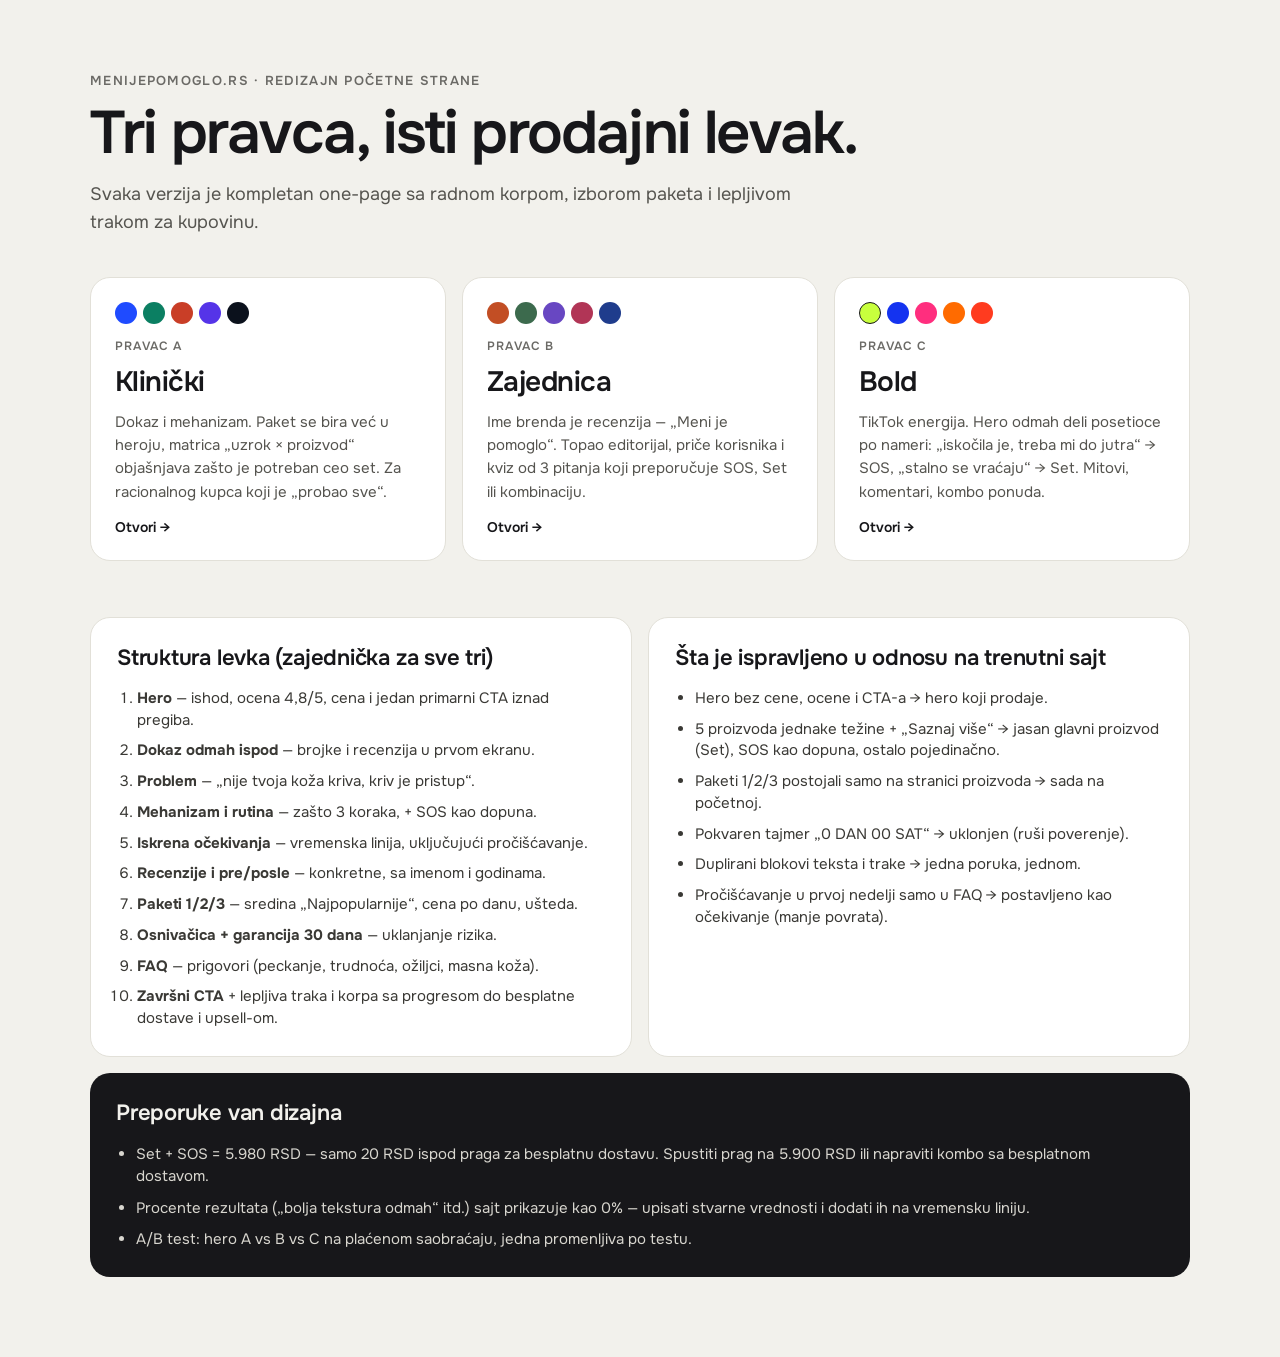
<file: index.html>
<!DOCTYPE html>
<html lang="sr-Latn">
<head>
<meta charset="utf-8">
<meta name="viewport" content="width=device-width, initial-scale=1">
<title>Meni je pomoglo — redizajn početne strane</title>
<meta name="description" content="Tri pravca redizajna početne strane menijepomoglo.rs — Klinički, Zajednica i Bold. Isti prodajni levak, različit ton.">
<meta name="robots" content="noindex, nofollow">
<meta name="theme-color" content="#F2F1EC">
<meta name="format-detection" content="telephone=no">
<meta property="og:type" content="website">
<meta property="og:locale" content="sr_RS">
<meta property="og:site_name" content="Meni je pomoglo — redizajn">
<meta property="og:title" content="Meni je pomoglo — redizajn početne strane">
<meta property="og:description" content="Tri pravca redizajna početne strane menijepomoglo.rs — Klinički, Zajednica i Bold. Isti prodajni levak, različit ton.">
<meta property="og:image" content="https://www.menijepomoglo.rs/wp-content/uploads/2026/03/Set-1-2-1200x1200.webp">
<link rel="icon" type="image/png" sizes="32x32" href="assets/favicon/icon-32.png">
<link rel="icon" type="image/png" sizes="192x192" href="assets/favicon/icon-192.png">
<link rel="apple-touch-icon" sizes="180x180" href="assets/favicon/icon-180.png">
<link rel="stylesheet" href="assets/fonts/fonts.css">
<script src="assets/vendor/react.production.min.js"></script>
<script src="assets/vendor/react-dom.production.min.js"></script>
<script src="assets/js/support.js"></script>
</head>
<body>
<x-dc>
<helmet>
<style>*{box-sizing:border-box}body{margin:0;background:#F2F1EC;color:#17171A;font-family:'Onest',system-ui,sans-serif;-webkit-font-smoothing:antialiased}a{color:inherit;text-decoration:none}a:hover{color:#1F4BFF}</style>
</helmet>
<div style="max-width:1180px;margin:0 auto;padding:clamp(32px,6vw,72px) clamp(18px,4vw,40px) 80px">
<div style="font-size:13px;font-weight:600;letter-spacing:.1em;text-transform:uppercase;color:#6B6A66">menijepomoglo.rs · redizajn početne strane</div>
<h1 style="margin:14px 0 0;font-size:clamp(34px,5vw,60px);line-height:1.03;letter-spacing:-.03em;font-weight:600;max-width:20ch;text-wrap:balance">Tri pravca, isti prodajni levak.</h1>
<p style="margin:16px 0 0;font-size:18px;line-height:1.55;color:#55544F;max-width:62ch">Svaka verzija je kompletan one-page sa radnom korpom, izborom paketa i lepljivom trakom za kupovinu.</p>

<div style="margin-top:40px;display:grid;grid-template-columns:repeat(auto-fit,minmax(min(100%,320px),1fr));gap:16px">
<a href="klinicki.html" style="display:flex;flex-direction:column;gap:14px;background:#FFFFFF;border:1px solid #E2E0D8;border-radius:20px;padding:24px" style-hover="border-color:#1F4BFF">
<div style="display:flex;gap:6px"><span style="width:22px;height:22px;border-radius:50%;background:#1F4BFF"></span><span style="width:22px;height:22px;border-radius:50%;background:#0B7F62"></span><span style="width:22px;height:22px;border-radius:50%;background:#C93E27"></span><span style="width:22px;height:22px;border-radius:50%;background:#5534E8"></span><span style="width:22px;height:22px;border-radius:50%;background:#0B111C"></span></div>
<div style="font-size:12px;font-weight:600;letter-spacing:.1em;text-transform:uppercase;color:#6B6A66">Pravac A</div>
<div style="font-size:28px;font-weight:600;letter-spacing:-.02em;line-height:1.05">Klinički</div>
<p style="margin:0;font-size:15px;line-height:1.55;color:#55544F">Dokaz i mehanizam. Paket se bira već u heroju, matrica „uzrok × proizvod“ objašnjava zašto je potreban ceo set. Za racionalnog kupca koji je „probao sve“.</p>
<div style="margin-top:auto;font-size:14px;font-weight:600">Otvori →</div>
</a>
<a href="zajednica.html" style="display:flex;flex-direction:column;gap:14px;background:#FFFFFF;border:1px solid #E2E0D8;border-radius:20px;padding:24px" style-hover="border-color:#C24E24">
<div style="display:flex;gap:6px"><span style="width:22px;height:22px;border-radius:50%;background:#C24E24"></span><span style="width:22px;height:22px;border-radius:50%;background:#3C6A4D"></span><span style="width:22px;height:22px;border-radius:50%;background:#6847C2"></span><span style="width:22px;height:22px;border-radius:50%;background:#B13556"></span><span style="width:22px;height:22px;border-radius:50%;background:#1F3C8C"></span></div>
<div style="font-size:12px;font-weight:600;letter-spacing:.1em;text-transform:uppercase;color:#6B6A66">Pravac B</div>
<div style="font-size:28px;font-weight:600;letter-spacing:-.02em;line-height:1.05">Zajednica</div>
<p style="margin:0;font-size:15px;line-height:1.55;color:#55544F">Ime brenda je recenzija — „Meni je pomoglo“. Topao editorijal, priče korisnika i kviz od 3 pitanja koji preporučuje SOS, Set ili kombinaciju.</p>
<div style="margin-top:auto;font-size:14px;font-weight:600">Otvori →</div>
</a>
<a href="bold.html" style="display:flex;flex-direction:column;gap:14px;background:#FFFFFF;border:1px solid #E2E0D8;border-radius:20px;padding:24px" style-hover="border-color:#17171A">
<div style="display:flex;gap:6px"><span style="width:22px;height:22px;border-radius:50%;background:#C8FF3D;border:1px solid #17171A"></span><span style="width:22px;height:22px;border-radius:50%;background:#1433F0"></span><span style="width:22px;height:22px;border-radius:50%;background:#FF2E7E"></span><span style="width:22px;height:22px;border-radius:50%;background:#FF6B00"></span><span style="width:22px;height:22px;border-radius:50%;background:#FF3B1F"></span></div>
<div style="font-size:12px;font-weight:600;letter-spacing:.1em;text-transform:uppercase;color:#6B6A66">Pravac C</div>
<div style="font-size:28px;font-weight:600;letter-spacing:-.02em;line-height:1.05">Bold</div>
<p style="margin:0;font-size:15px;line-height:1.55;color:#55544F">TikTok energija. Hero odmah deli posetioce po nameri: „iskočila je, treba mi do jutra“ → SOS, „stalno se vraćaju“ → Set. Mitovi, komentari, kombo ponuda.</p>
<div style="margin-top:auto;font-size:14px;font-weight:600">Otvori →</div>
</a>
</div>

<div style="margin-top:56px;display:grid;grid-template-columns:repeat(auto-fit,minmax(min(100%,420px),1fr));gap:16px">
<div style="background:#FFFFFF;border:1px solid #E2E0D8;border-radius:20px;padding:26px">
<h2 style="margin:0;font-size:22px;font-weight:600;letter-spacing:-.01em">Struktura levka (zajednička za sve tri)</h2>
<ol style="margin:16px 0 0;padding-left:20px;display:grid;gap:9px;font-size:15px;line-height:1.45;color:#3A3935">
<li><b>Hero</b> — ishod, ocena 4,8/5, cena i jedan primarni CTA iznad pregiba.</li>
<li><b>Dokaz odmah ispod</b> — brojke i recenzija u prvom ekranu.</li>
<li><b>Problem</b> — „nije tvoja koža kriva, kriv je pristup“.</li>
<li><b>Mehanizam i rutina</b> — zašto 3 koraka, + SOS kao dopuna.</li>
<li><b>Iskrena očekivanja</b> — vremenska linija, uključujući pročišćavanje.</li>
<li><b>Recenzije i pre/posle</b> — konkretne, sa imenom i godinama.</li>
<li><b>Paketi 1/2/3</b> — sredina „Najpopularnije“, cena po danu, ušteda.</li>
<li><b>Osnivačica + garancija 30 dana</b> — uklanjanje rizika.</li>
<li><b>FAQ</b> — prigovori (peckanje, trudnoća, ožiljci, masna koža).</li>
<li><b>Završni CTA</b> + lepljiva traka i korpa sa progresom do besplatne dostave i upsell-om.</li>
</ol>
</div>
<div style="background:#FFFFFF;border:1px solid #E2E0D8;border-radius:20px;padding:26px">
<h2 style="margin:0;font-size:22px;font-weight:600;letter-spacing:-.01em">Šta je ispravljeno u odnosu na trenutni sajt</h2>
<ul style="margin:16px 0 0;padding-left:20px;display:grid;gap:9px;font-size:15px;line-height:1.45;color:#3A3935">
<li>Hero bez cene, ocene i CTA-a → hero koji prodaje.</li>
<li>5 proizvoda jednake težine + „Saznaj više“ → jasan glavni proizvod (Set), SOS kao dopuna, ostalo pojedinačno.</li>
<li>Paketi 1/2/3 postojali samo na stranici proizvoda → sada na početnoj.</li>
<li>Pokvaren tajmer „0 DAN 00 SAT“ → uklonjen (ruši poverenje).</li>
<li>Duplirani blokovi teksta i trake → jedna poruka, jednom.</li>
<li>Pročišćavanje u prvoj nedelji samo u FAQ → postavljeno kao očekivanje (manje povrata).</li>
</ul>
</div>
</div>

<div style="margin-top:16px;background:#17171A;color:#F2F1EC;border-radius:20px;padding:26px">
<h2 style="margin:0;font-size:22px;font-weight:600;letter-spacing:-.01em">Preporuke van dizajna</h2>
<ul style="margin:16px 0 0;padding-left:20px;display:grid;gap:9px;font-size:15px;line-height:1.5;color:#D8D6CF">
<li>Set + SOS = 5.980 RSD — samo 20 RSD ispod praga za besplatnu dostavu. Spustiti prag na 5.900 RSD ili napraviti kombo sa besplatnom dostavom.</li>
<li>Procente rezultata („bolja tekstura odmah“ itd.) sajt prikazuje kao 0% — upisati stvarne vrednosti i dodati ih na vremensku liniju.</li>
<li>A/B test: hero A vs B vs C na plaćenom saobraćaju, jedna promenljiva po testu.</li>
</ul>
</div>
</div>
</x-dc>
</body>
</html>
</file>
<file: assets/fonts/fonts.css>
/* Lokalno hostovani fontovi (Google Fonts, SIL Open Font License 1.1).
   Onest, Geist, Geist Mono, Instrument Serif, Archivo. */
/* Onest · normal · cyrillic-ext */
@font-face {
  font-family: 'Onest';
  font-style: normal;
  font-weight: 400 700;
  font-display: swap;
  src: url(onest-normal-cyrillic-ext.woff2) format('woff2');
  unicode-range: U+0460-052F, U+1C80-1C8A, U+20B4, U+2DE0-2DFF, U+A640-A69F, U+FE2E-FE2F;
}
/* Onest · normal · cyrillic */
@font-face {
  font-family: 'Onest';
  font-style: normal;
  font-weight: 400 700;
  font-display: swap;
  src: url(onest-normal-cyrillic.woff2) format('woff2');
  unicode-range: U+0301, U+0400-045F, U+0490-0491, U+04B0-04B1, U+2116;
}
/* Onest · normal · math */
@font-face {
  font-family: 'Onest';
  font-style: normal;
  font-weight: 400 700;
  font-display: swap;
  src: url(onest-normal-math.woff2) format('woff2');
  unicode-range: U+0302-0303, U+0305, U+0307-0308, U+0310, U+0312, U+0315, U+031A, U+0326-0327, U+032C, U+032F-0330, U+0332-0333, U+0338, U+033A, U+0346, U+034D, U+0391-03A1, U+03A3-03A9, U+03B1-03C9, U+03D1, U+03D5-03D6, U+03F0-03F1, U+03F4-03F5, U+2016-2017, U+2034-2038, U+203C, U+2040, U+2043, U+2047, U+2050, U+2057, U+205F, U+2070-2071, U+2074-209F, U+20D0-20DC, U+20E1, U+20E5-20EF, U+2100-2112, U+2114-2115, U+2117-2121, U+2123-214F, U+2190, U+2192, U+2194-21AE, U+21B0-21E5, U+21F1-21F2, U+21F4-2211, U+2213-2214, U+2216-22FF, U+2308-230B, U+2310, U+2319, U+231C-2321, U+2336-237A, U+237C, U+2395, U+239B-23B7, U+23D0, U+23DC-23E1, U+2474-2475, U+25AF, U+25B3, U+25B7, U+25BD, U+25C1, U+25CA, U+25CC, U+25FB, U+266D-266F, U+27C0-27FF, U+2900-2AFF, U+2B0E-2B11, U+2B30-2B4C, U+2BFE, U+3030, U+FF5B, U+FF5D, U+1D400-1D7FF, U+1EE00-1EEFF;
}
/* Onest · normal · symbols */
@font-face {
  font-family: 'Onest';
  font-style: normal;
  font-weight: 400 700;
  font-display: swap;
  src: url(onest-normal-symbols.woff2) format('woff2');
  unicode-range: U+0001-000C, U+000E-001F, U+007F-009F, U+20DD-20E0, U+20E2-20E4, U+2150-218F, U+2190, U+2192, U+2194-2199, U+21AF, U+21E6-21F0, U+21F3, U+2218-2219, U+2299, U+22C4-22C6, U+2300-243F, U+2440-244A, U+2460-24FF, U+25A0-27BF, U+2800-28FF, U+2921-2922, U+2981, U+29BF, U+29EB, U+2B00-2BFF, U+4DC0-4DFF, U+FFF9-FFFB, U+10140-1018E, U+10190-1019C, U+101A0, U+101D0-101FD, U+102E0-102FB, U+10E60-10E7E, U+1D2C0-1D2D3, U+1D2E0-1D37F, U+1F000-1F0FF, U+1F100-1F1AE, U+1F1E6-1F1FF, U+1F30D-1F30F, U+1F315, U+1F31C, U+1F31E, U+1F320-1F32C, U+1F336, U+1F378, U+1F37D, U+1F382, U+1F393-1F39F, U+1F3A7-1F3A8, U+1F3AC-1F3AF, U+1F3C2, U+1F3C4-1F3C6, U+1F3CA-1F3CE, U+1F3D4-1F3E0, U+1F3ED, U+1F3F1-1F3F3, U+1F3F5-1F3F7, U+1F408, U+1F415, U+1F41F, U+1F426, U+1F43F, U+1F441-1F442, U+1F444, U+1F446-1F449, U+1F44C-1F44E, U+1F453, U+1F46A, U+1F47D, U+1F4A3, U+1F4B0, U+1F4B3, U+1F4B9, U+1F4BB, U+1F4BF, U+1F4C8-1F4CB, U+1F4D6, U+1F4DA, U+1F4DF, U+1F4E3-1F4E6, U+1F4EA-1F4ED, U+1F4F7, U+1F4F9-1F4FB, U+1F4FD-1F4FE, U+1F503, U+1F507-1F50B, U+1F50D, U+1F512-1F513, U+1F53E-1F54A, U+1F54F-1F5FA, U+1F610, U+1F650-1F67F, U+1F687, U+1F68D, U+1F691, U+1F694, U+1F698, U+1F6AD, U+1F6B2, U+1F6B9-1F6BA, U+1F6BC, U+1F6C6-1F6CF, U+1F6D3-1F6D7, U+1F6E0-1F6EA, U+1F6F0-1F6F3, U+1F6F7-1F6FC, U+1F700-1F80B, U+1F810-1F847, U+1F850-1F859, U+1F860-1F887, U+1F890-1F8AD, U+1F8B0-1F8BB, U+1F8C0-1F8C1, U+1F8D0-1F8D8, U+1F900-1F90B, U+1F93B, U+1F946, U+1F984, U+1F996, U+1F9E9, U+1FA00-1FA6F, U+1FA70-1FA7C, U+1FA80-1FAC6, U+1FAC8, U+1FACC-1FADD, U+1FADF-1FAEB, U+1FAEF-1FAFA, U+1FB00-1FBFF;
}
/* Onest · normal · vietnamese */
@font-face {
  font-family: 'Onest';
  font-style: normal;
  font-weight: 400 700;
  font-display: swap;
  src: url(onest-normal-vietnamese.woff2) format('woff2');
  unicode-range: U+0102-0103, U+0110-0111, U+0128-0129, U+0168-0169, U+01A0-01A1, U+01AF-01B0, U+0300-0301, U+0303-0304, U+0308-0309, U+0323, U+0329, U+1EA0-1EF9, U+20AB;
}
/* Onest · normal · latin-ext */
@font-face {
  font-family: 'Onest';
  font-style: normal;
  font-weight: 400 700;
  font-display: swap;
  src: url(onest-normal-latin-ext.woff2) format('woff2');
  unicode-range: U+0100-02BA, U+02BD-02C5, U+02C7-02CC, U+02CE-02D7, U+02DD-02FF, U+0304, U+0308, U+0329, U+1D00-1DBF, U+1E00-1E9F, U+1EF2-1EFF, U+2020, U+20A0-20AB, U+20AD-20C4, U+2113, U+2C60-2C7F, U+A720-A7FF;
}
/* Onest · normal · latin */
@font-face {
  font-family: 'Onest';
  font-style: normal;
  font-weight: 400 700;
  font-display: swap;
  src: url(onest-normal-latin.woff2) format('woff2');
  unicode-range: U+0000-00FF, U+0131, U+0152-0153, U+02BB-02BC, U+02C6, U+02DA, U+02DC, U+0304, U+0308, U+0329, U+2000-206F, U+20AC, U+2122, U+2191, U+2193, U+2212, U+2215, U+FEFF, U+FFFD;
}
/* Geist · normal · cyrillic-ext */
@font-face {
  font-family: 'Geist';
  font-style: normal;
  font-weight: 300 800;
  font-display: swap;
  src: url(geist-normal-cyrillic-ext.woff2) format('woff2');
  unicode-range: U+0460-052F, U+1C80-1C8A, U+20B4, U+2DE0-2DFF, U+A640-A69F, U+FE2E-FE2F;
}
/* Geist · normal · cyrillic */
@font-face {
  font-family: 'Geist';
  font-style: normal;
  font-weight: 300 800;
  font-display: swap;
  src: url(geist-normal-cyrillic.woff2) format('woff2');
  unicode-range: U+0301, U+0400-045F, U+0490-0491, U+04B0-04B1, U+2116;
}
/* Geist · normal · vietnamese */
@font-face {
  font-family: 'Geist';
  font-style: normal;
  font-weight: 300 800;
  font-display: swap;
  src: url(geist-normal-vietnamese.woff2) format('woff2');
  unicode-range: U+0102-0103, U+0110-0111, U+0128-0129, U+0168-0169, U+01A0-01A1, U+01AF-01B0, U+0300-0301, U+0303-0304, U+0308-0309, U+0323, U+0329, U+1EA0-1EF9, U+20AB;
}
/* Geist · normal · latin-ext */
@font-face {
  font-family: 'Geist';
  font-style: normal;
  font-weight: 300 800;
  font-display: swap;
  src: url(geist-normal-latin-ext.woff2) format('woff2');
  unicode-range: U+0100-02BA, U+02BD-02C5, U+02C7-02CC, U+02CE-02D7, U+02DD-02FF, U+0304, U+0308, U+0329, U+1D00-1DBF, U+1E00-1E9F, U+1EF2-1EFF, U+2020, U+20A0-20AB, U+20AD-20C4, U+2113, U+2C60-2C7F, U+A720-A7FF;
}
/* Geist · normal · latin */
@font-face {
  font-family: 'Geist';
  font-style: normal;
  font-weight: 300 800;
  font-display: swap;
  src: url(geist-normal-latin.woff2) format('woff2');
  unicode-range: U+0000-00FF, U+0131, U+0152-0153, U+02BB-02BC, U+02C6, U+02DA, U+02DC, U+0304, U+0308, U+0329, U+2000-206F, U+20AC, U+2122, U+2191, U+2193, U+2212, U+2215, U+FEFF, U+FFFD;
}
/* Geist Mono · normal · cyrillic-ext */
@font-face {
  font-family: 'Geist Mono';
  font-style: normal;
  font-weight: 400 600;
  font-display: swap;
  src: url(geist-mono-normal-cyrillic-ext.woff2) format('woff2');
  unicode-range: U+0460-052F, U+1C80-1C8A, U+20B4, U+2DE0-2DFF, U+A640-A69F, U+FE2E-FE2F;
}
/* Geist Mono · normal · cyrillic */
@font-face {
  font-family: 'Geist Mono';
  font-style: normal;
  font-weight: 400 600;
  font-display: swap;
  src: url(geist-mono-normal-cyrillic.woff2) format('woff2');
  unicode-range: U+0301, U+0400-045F, U+0490-0491, U+04B0-04B1, U+2116;
}
/* Geist Mono · normal · symbols2 */
@font-face {
  font-family: 'Geist Mono';
  font-style: normal;
  font-weight: 400 600;
  font-display: swap;
  src: url(geist-mono-normal-symbols2.woff2) format('woff2');
  unicode-range: U+2000-2001, U+2004-2008, U+200A, U+23B8-23BD, U+2500-259F;
}
/* Geist Mono · normal · vietnamese */
@font-face {
  font-family: 'Geist Mono';
  font-style: normal;
  font-weight: 400 600;
  font-display: swap;
  src: url(geist-mono-normal-vietnamese.woff2) format('woff2');
  unicode-range: U+0102-0103, U+0110-0111, U+0128-0129, U+0168-0169, U+01A0-01A1, U+01AF-01B0, U+0300-0301, U+0303-0304, U+0308-0309, U+0323, U+0329, U+1EA0-1EF9, U+20AB;
}
/* Geist Mono · normal · latin-ext */
@font-face {
  font-family: 'Geist Mono';
  font-style: normal;
  font-weight: 400 600;
  font-display: swap;
  src: url(geist-mono-normal-latin-ext.woff2) format('woff2');
  unicode-range: U+0100-02BA, U+02BD-02C5, U+02C7-02CC, U+02CE-02D7, U+02DD-02FF, U+0304, U+0308, U+0329, U+1D00-1DBF, U+1E00-1E9F, U+1EF2-1EFF, U+2020, U+20A0-20AB, U+20AD-20C4, U+2113, U+2C60-2C7F, U+A720-A7FF;
}
/* Geist Mono · normal · latin */
@font-face {
  font-family: 'Geist Mono';
  font-style: normal;
  font-weight: 400 600;
  font-display: swap;
  src: url(geist-mono-normal-latin.woff2) format('woff2');
  unicode-range: U+0000-00FF, U+0131, U+0152-0153, U+02BB-02BC, U+02C6, U+02DA, U+02DC, U+0304, U+0308, U+0329, U+2000-206F, U+20AC, U+2122, U+2191, U+2193, U+2212, U+2215, U+FEFF, U+FFFD;
}
/* Instrument Serif · italic · latin-ext */
@font-face {
  font-family: 'Instrument Serif';
  font-style: italic;
  font-weight: 400;
  font-display: swap;
  src: url(instrument-serif-italic-latin-ext.woff2) format('woff2');
  unicode-range: U+0100-02BA, U+02BD-02C5, U+02C7-02CC, U+02CE-02D7, U+02DD-02FF, U+0304, U+0308, U+0329, U+1D00-1DBF, U+1E00-1E9F, U+1EF2-1EFF, U+2020, U+20A0-20AB, U+20AD-20C4, U+2113, U+2C60-2C7F, U+A720-A7FF;
}
/* Instrument Serif · italic · latin */
@font-face {
  font-family: 'Instrument Serif';
  font-style: italic;
  font-weight: 400;
  font-display: swap;
  src: url(instrument-serif-italic-latin.woff2) format('woff2');
  unicode-range: U+0000-00FF, U+0131, U+0152-0153, U+02BB-02BC, U+02C6, U+02DA, U+02DC, U+0304, U+0308, U+0329, U+2000-206F, U+20AC, U+2122, U+2191, U+2193, U+2212, U+2215, U+FEFF, U+FFFD;
}
/* Instrument Serif · normal · latin-ext */
@font-face {
  font-family: 'Instrument Serif';
  font-style: normal;
  font-weight: 400;
  font-display: swap;
  src: url(instrument-serif-normal-latin-ext.woff2) format('woff2');
  unicode-range: U+0100-02BA, U+02BD-02C5, U+02C7-02CC, U+02CE-02D7, U+02DD-02FF, U+0304, U+0308, U+0329, U+1D00-1DBF, U+1E00-1E9F, U+1EF2-1EFF, U+2020, U+20A0-20AB, U+20AD-20C4, U+2113, U+2C60-2C7F, U+A720-A7FF;
}
/* Instrument Serif · normal · latin */
@font-face {
  font-family: 'Instrument Serif';
  font-style: normal;
  font-weight: 400;
  font-display: swap;
  src: url(instrument-serif-normal-latin.woff2) format('woff2');
  unicode-range: U+0000-00FF, U+0131, U+0152-0153, U+02BB-02BC, U+02C6, U+02DA, U+02DC, U+0304, U+0308, U+0329, U+2000-206F, U+20AC, U+2122, U+2191, U+2193, U+2212, U+2215, U+FEFF, U+FFFD;
}
/* Archivo · normal · vietnamese */
@font-face {
  font-family: 'Archivo';
  font-style: normal;
  font-weight: 100 900;
  font-stretch: 62% 125%;
  font-display: swap;
  src: url(archivo-normal-vietnamese.woff2) format('woff2');
  unicode-range: U+0102-0103, U+0110-0111, U+0128-0129, U+0168-0169, U+01A0-01A1, U+01AF-01B0, U+0300-0301, U+0303-0304, U+0308-0309, U+0323, U+0329, U+1EA0-1EF9, U+20AB;
}
/* Archivo · normal · latin-ext */
@font-face {
  font-family: 'Archivo';
  font-style: normal;
  font-weight: 100 900;
  font-stretch: 62% 125%;
  font-display: swap;
  src: url(archivo-normal-latin-ext.woff2) format('woff2');
  unicode-range: U+0100-02BA, U+02BD-02C5, U+02C7-02CC, U+02CE-02D7, U+02DD-02FF, U+0304, U+0308, U+0329, U+1D00-1DBF, U+1E00-1E9F, U+1EF2-1EFF, U+2020, U+20A0-20AB, U+20AD-20C4, U+2113, U+2C60-2C7F, U+A720-A7FF;
}
/* Archivo · normal · latin */
@font-face {
  font-family: 'Archivo';
  font-style: normal;
  font-weight: 100 900;
  font-stretch: 62% 125%;
  font-display: swap;
  src: url(archivo-normal-latin.woff2) format('woff2');
  unicode-range: U+0000-00FF, U+0131, U+0152-0153, U+02BB-02BC, U+02C6, U+02DA, U+02DC, U+0304, U+0308, U+0329, U+2000-206F, U+20AC, U+2122, U+2191, U+2193, U+2212, U+2215, U+FEFF, U+FFFD;
}
</file>
